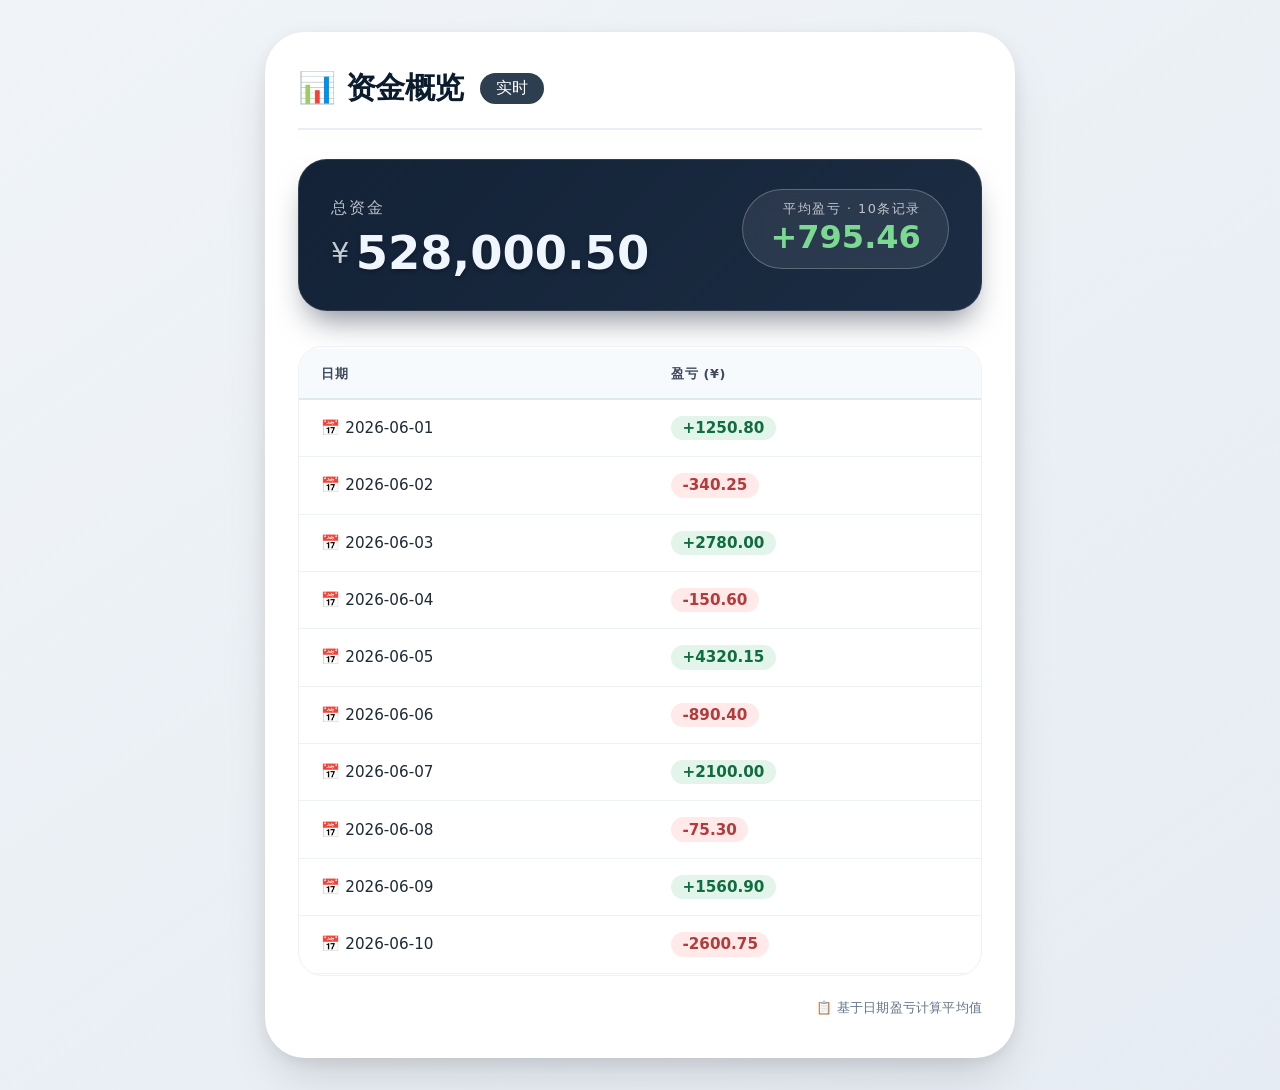
<file: index.html>
<!DOCTYPE html>
<html lang="zh-CN">
<head>
  <meta charset="UTF-8">
  <meta name="viewport" content="width=device-width, initial-scale=1.0, viewport-fit=cover">
  <title>资金盈亏 · 数据看板</title>
  <style>
    * {
      margin: 0;
      padding: 0;
      box-sizing: border-box;
    }

    body {
      background: linear-gradient(145deg, #f0f4f8 0%, #e6ecf3 100%);
      font-family: 'Inter', 'Segoe UI', system-ui, -apple-system, sans-serif;
      min-height: 100vh;
      display: flex;
      align-items: center;
      justify-content: center;
      padding: 2rem 1.5rem;
      margin: 0;
    }

    .dashboard {
      max-width: 750px;
      width: 100%;
      background: rgba(255,255,255,0.7);
      backdrop-filter: blur(24px);
      -webkit-backdrop-filter: blur(24px);
      background: #ffffff;
      box-shadow: 0 25px 50px -12px rgba(0,0,0,0.15), 0 4px 18px rgba(0,20,40,0.08);
      border-radius: 2.5rem;
      padding: 2.2rem 2rem 2.5rem;
      transition: all 0.2s ease;
      border: 1px solid rgba(255,255,255,0.6);
    }

    h1 {
      display: flex;
      align-items: center;
      gap: 0.5rem;
      font-weight: 600;
      font-size: 1.9rem;
      letter-spacing: -0.5px;
      color: #0b1c2e;
      margin-bottom: 1.8rem;
      border-bottom: 2px solid #e9eff4;
      padding-bottom: 1.2rem;
    }
    h1 span {
      background: #1e2b3c;
      color: white;
      font-size: 1rem;
      padding: 0.3rem 1rem;
      border-radius: 30px;
      letter-spacing: 0.3px;
      margin-left: 0.5rem;
      font-weight: 500;
      background: #2c3e50;
    }

    .total-card {
      background: #0f1a2b;
      background: linear-gradient(135deg, #132237 0%, #1c2c42 100%);
      border-radius: 1.8rem;
      padding: 1.8rem 2rem;
      margin-bottom: 2.2rem;
      display: flex;
      flex-wrap: wrap;
      align-items: baseline;
      justify-content: space-between;
      color: white;
      box-shadow: 0 18px 30px -10px rgba(15, 25, 45, 0.5);
      border: 1px solid rgba(255,255,255,0.1);
    }

    .total-label {
      font-size: 1rem;
      font-weight: 500;
      text-transform: uppercase;
      letter-spacing: 2px;
      opacity: 0.7;
      margin-bottom: 0.4rem;
    }

    .total-amount {
      font-size: 2.9rem;
      font-weight: 700;
      line-height: 1.2;
      display: flex;
      align-items: center;
      gap: 0.2rem;
      color: #f0f6ff;
      text-shadow: 0 2px 5px rgba(0,0,0,0.3);
    }
    .currency {
      font-size: 1.8rem;
      font-weight: 400;
      opacity: 0.8;
      margin-right: 0.2rem;
    }

    .avg-badge {
      background: rgba(255,255,255,0.12);
      backdrop-filter: blur(10px);
      -webkit-backdrop-filter: blur(10px);
      border-radius: 2.5rem;
      padding: 0.7rem 1.7rem;
      display: flex;
      flex-direction: column;
      align-items: flex-end;
      background: rgba(255,255,255,0.08);
      border: 1px solid rgba(255,255,255,0.25);
    }

    .avg-label {
      font-size: 0.8rem;
      font-weight: 500;
      text-transform: uppercase;
      letter-spacing: 1.5px;
      opacity: 0.7;
    }

    .avg-value {
      font-size: 2rem;
      font-weight: 700;
      line-height: 1.2;
      color: #cbd5e1;
      display: flex;
      align-items: center;
      gap: 0.2rem;
    }
    .avg-value.positive {
      color: #7cd992;
    }
    .avg-value.negative {
      color: #f4a0a0;
    }

    .table-wrapper {
      background: #f9fcff;
      border-radius: 1.5rem;
      padding: 0.1rem 0;
      overflow-x: auto;
      box-shadow: inset 0 1px 4px rgba(0,0,0,0.02);
      background: #ffffff;
      border: 1px solid #edf2f9;
      margin-top: 0.4rem;
    }

    table {
      width: 100%;
      border-collapse: collapse;
      white-space: nowrap;
      font-size: 0.95rem;
      min-width: 400px;
    }

    th {
      text-align: left;
      padding: 1.1rem 1.2rem 0.9rem 1.4rem;
      font-weight: 600;
      color: #3e4a5a;
      font-size: 0.8rem;
      letter-spacing: 0.6px;
      text-transform: uppercase;
      background: #f7fafd;
      border-bottom: 2px solid #e2e8f0;
    }

    td {
      padding: 1rem 1.2rem 1rem 1.4rem;
      border-bottom: 1px solid #edf2f7;
      color: #1e293b;
      font-weight: 500;
    }

    tbody tr:hover {
      background: #f2f6fd;
      transition: background 0.15s;
    }

    .profit-positive {
      color: #0f6e3f;
      font-weight: 600;
      background: #e3f5ea;
      padding: 0.2rem 0.7rem;
      border-radius: 20px;
      display: inline-block;
    }

    .profit-negative {
      color: #b23b3b;
      font-weight: 600;
      background: #ffeae9;
      padding: 0.2rem 0.7rem;
      border-radius: 20px;
      display: inline-block;
    }

    .date-cell {
      font-weight: 500;
      color: #1e2a36;
      background: transparent;
    }

    .footer-note {
      margin-top: 1.5rem;
      font-size: 0.8rem;
      color: #62748c;
      display: flex;
      align-items: center;
      justify-content: flex-end;
      gap: 0.4rem;
      letter-spacing: 0.2px;
    }

    .error-state {
      background: #fff5f5;
      border-radius: 1.5rem;
      padding: 2rem;
      text-align: center;
      color: #b91c1c;
      font-weight: 500;
    }

    @media (max-width: 500px) {
      .dashboard {
        padding: 1.5rem 1.2rem;
      }
      .total-card {
        flex-direction: column;
        align-items: flex-start;
        gap: 1rem;
      }
      .avg-badge {
        align-items: flex-start;
        width: 100%;
      }
    }
  </style>
</head>
<body>
  <div class="dashboard">
    <h1>
      📊 资金概览
      <span>实时</span>
    </h1>

    <!-- 总资金卡片动态渲染 -->
    <div id="totalFundDisplay" class="total-card">
      <!-- JS填充 -->
    </div>

    <!-- 表格区域 -->
    <div class="table-wrapper">
      <table id="profitTable">
        <thead>
          <tr>
            <th>日期</th>
            <th>盈亏 (¥)</th>
          </tr>
        </thead>
        <tbody id="tableBody">
          <!-- 动态注入行数据 -->
        </tbody>
      </table>
    </div>

    <div class="footer-note">
      <span>📋 基于日期盈亏计算平均值</span>
    </div>
  </div>

  <script>
    (async function loadData() {
      const totalFundContainer = document.getElementById('totalFundDisplay');
      const tableBody = document.getElementById('tableBody');

      try {
        // 请求同目录下的 data.json 文件
        const response = await fetch('./data.json');
        
        if (!response.ok) {
          throw new Error(`无法加载数据 (状态: ${response.status})`);
        }

        const data = await response.json();

        // 基础校验：需要总资金字段和日期盈亏数组
        if (typeof data.总资金 === 'undefined' || !Array.isArray(data.date盈亏)) {
          throw new Error('data.json 格式错误：需要包含 "总资金" 和 "date盈亏" 数组');
        }

        const totalFund = Number(data.总资金);
        const profitRecords = data.date盈亏; // 数组元素预期格式: { date: "2025-03-01", profit: 1234.56 }

        if (profitRecords.length === 0) {
          // 无记录时展示信息
          totalFundContainer.innerHTML = `
            <div>
              <div class="total-label">总资金</div>
              <div class="total-amount"><span class="currency">¥</span>${totalFund.toLocaleString('zh-CN', { minimumFractionDigits: 2, maximumFractionDigits: 2 })}</div>
            </div>
            <div class="avg-badge">
              <span class="avg-label">平均盈亏</span>
              <span class="avg-value">—</span>
            </div>
          `;
          tableBody.innerHTML = `<tr><td colspan="2" style="text-align:center; padding:2.5rem; color:#64748b;">暂无日期盈亏数据</td></tr>`;
          return;
        }

        // 计算总盈亏与平均盈亏（基于所有记录的 profit 字段）
        let totalProfitSum = 0;
        const validRecords = [];

        for (let record of profitRecords) {
          // 确保 record 包含 date 和 profit 属性
          if (record && typeof record.date !== 'undefined' && typeof record.profit !== 'undefined') {
            const profitValue = Number(record.profit);
            if (!isNaN(profitValue)) {
              totalProfitSum += profitValue;
              validRecords.push({
                date: String(record.date),
                profit: profitValue
              });
            } else {
              console.warn('忽略无效profit记录:', record);
            }
          } else {
            console.warn('记录缺少date或profit字段:', record);
          }
        }

        const recordCount = validRecords.length;
        const averageProfit = recordCount > 0 ? totalProfitSum / recordCount : 0;

        // 渲染总资金卡片（包含平均盈亏）
        renderTotalFundCard(totalFund, averageProfit, recordCount);

        // 渲染表格
        renderProfitTable(validRecords);

      } catch (error) {
        console.error('数据加载或解析失败:', error);
        totalFundContainer.innerHTML = `<div class="error-state">⚠️ 数据加载失败：${error.message}</div>`;
        tableBody.innerHTML = `<tr><td colspan="2" style="text-align:center; padding:2rem; color:#b91c1c;">无法显示表格</td></tr>`;
      }
    })();

    function renderTotalFundCard(totalFund, averageProfit, count) {
      const container = document.getElementById('totalFundDisplay');
      
      const formattedTotal = totalFund.toLocaleString('zh-CN', {
        minimumFractionDigits: 2,
        maximumFractionDigits: 2
      });

      // 平均盈亏保留两位小数，并判断正负以应用样式
      const avgFixed = averageProfit.toFixed(2);
      const avgNum = parseFloat(avgFixed);
      const avgClass = avgNum > 0 ? 'positive' : (avgNum < 0 ? 'negative' : '');
      
      // 格式化平均盈亏显示（带符号）
      const formattedAvg = avgNum >= 0 ? `+${avgFixed}` : avgFixed;

      container.innerHTML = `
        <div>
          <div class="total-label">总资金</div>
          <div class="total-amount">
            <span class="currency">¥</span>${formattedTotal}
          </div>
        </div>
        <div class="avg-badge">
          <span class="avg-label">平均盈亏 · ${count}条记录</span>
          <span class="avg-value ${avgClass}">${formattedAvg}</span>
        </div>
      `;
    }

    function renderProfitTable(records) {
      const tableBody = document.getElementById('tableBody');
      
      if (!records || records.length === 0) {
        tableBody.innerHTML = `<tr><td colspan="2" style="text-align:center; padding:2rem; color:#64748b;">暂无有效盈亏记录</td></tr>`;
        return;
      }

      // 按日期排序（可选，便于阅读），尝试将日期字符串转为可比较格式
      const sortedRecords = [...records].sort((a, b) => {
        // 简单字符串比较，或尝试日期解析；这里使用默认字符串排序（若日期格式为YYYY-MM-DD则有效）
        return a.date.localeCompare(b.date);
      });

      let htmlRows = '';
      for (let rec of sortedRecords) {
        const profitValue = rec.profit;
        const profitFixed = profitValue.toFixed(2);
        // 根据正负设置样式类
        const profitClass = profitValue > 0 ? 'profit-positive' : (profitValue < 0 ? 'profit-negative' : '');
        // 显示带符号的盈亏
        const sign = profitValue > 0 ? '+' : '';
        const displayProfit = `${sign}${profitFixed}`;
        
        // 日期格式化展示（保留原始字符串，也可美化）
        const dateDisplay = rec.date;

        htmlRows += `
          <tr>
            <td class="date-cell">📅 ${escapeHTML(dateDisplay)}</td>
            <td><span class="${profitClass}">${escapeHTML(displayProfit)}</span></td>
          </tr>
        `;
      }

      tableBody.innerHTML = htmlRows;
    }

    // 简单防XSS转义函数（用于用户可能修改的data.json内容）
    function escapeHTML(str) {
      return String(str)
        .replace(/&/g, '&amp;')
        .replace(/</g, '&lt;')
        .replace(/>/g, '&gt;')
        .replace(/"/g, '&quot;')
        .replace(/'/g, '&#039;');
    }
  </script>
</body>
</html>
</file>
